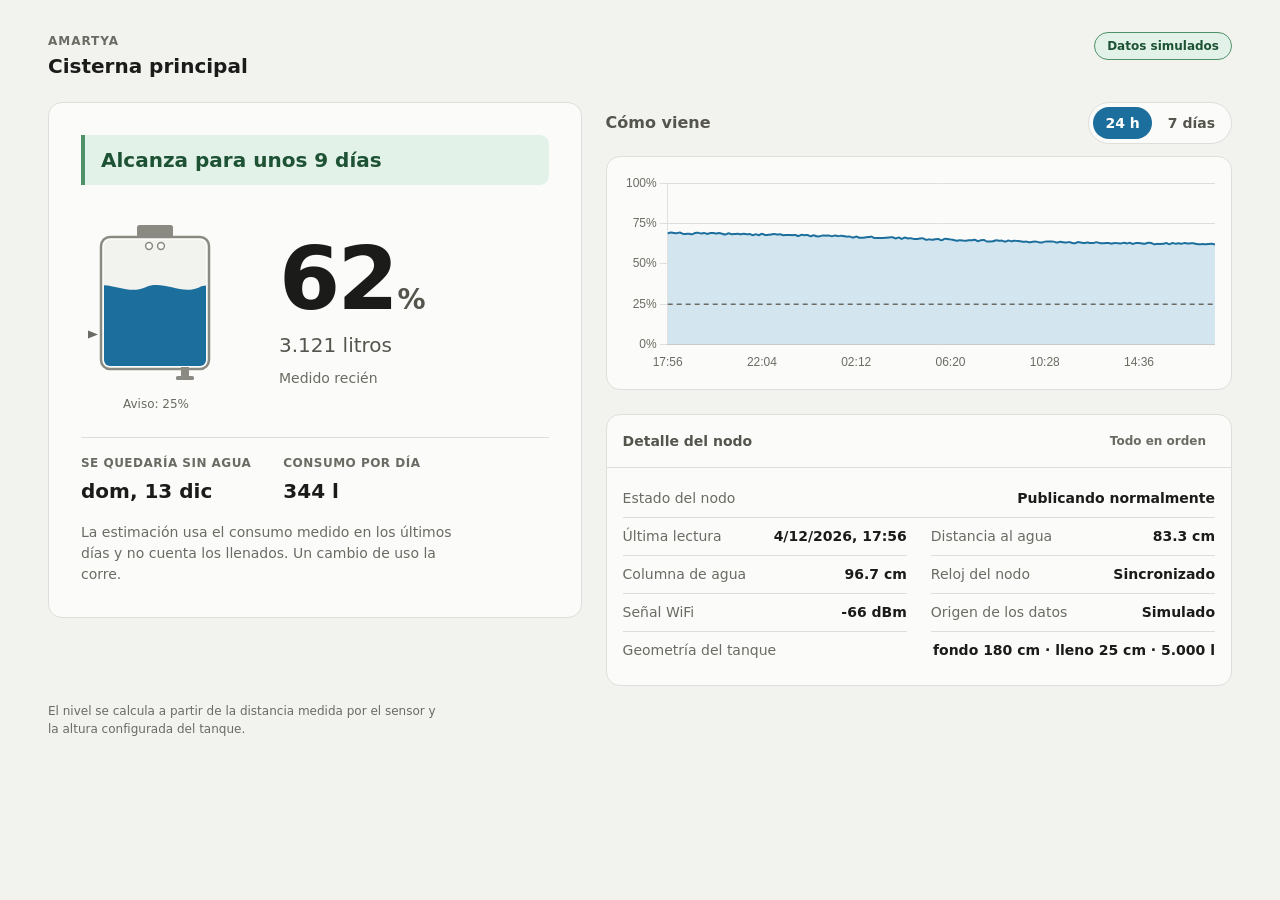
<file: ui/index.html>
<!DOCTYPE html>
<html lang="es">
<head>
  <meta charset="UTF-8">
  <meta name="viewport" content="width=device-width, initial-scale=1.0">
  <title>Amartya — Nivel de la cisterna</title>

  <!-- Le dice al navegador que la página soporta los dos esquemas, así los
       controles nativos (scrollbars, autofill) se dibujan acordes. La hoja de
       estilos arranca en claro y agrega el oscuro con prefers-color-scheme:
       el contexto de uso es rural y a la intemperie, donde la pantalla se
       mira con sol de frente y el fondo claro gana. -->
  <meta name="color-scheme" content="light dark">

  <link rel="stylesheet" href="style.css?v=8">
</head>
<body>

<!-- ==========================================================================
     CAPA 0 — encabezado

     Solo dos cosas: de qué tanque estamos hablando y si la página está en
     contacto con el backend. El estado de conexión va acá arriba y no abajo
     porque es la condición de validez de TODO lo demás: si esto está en rojo,
     ningún número de la pantalla se puede creer.
     ========================================================================== -->
<header class="encabezado">
  <div class="encabezado__identidad">
    <p class="encabezado__proyecto">Amartya</p>
    <h1 class="encabezado__sitio" id="nombre-sitio">Cisterna</h1>
  </div>

  <!-- aria-live="polite" y no "assertive": que un cambio de conexión se
       anuncie cuando el lector de pantalla termine lo que está diciendo, sin
       cortarle la frase al usuario. -->
  <p class="conexion conexion--conectando" id="conexion" role="status" aria-live="polite">
    Conectando…
  </p>
</header>

<main class="contenido">

  <!-- ========================================================================
       CAPA 1 — la respuesta

       Todo lo de esta sección responde una sola pregunta: "¿me queda agua y
       hasta cuándo?". Es lo único que le importa a quien abre esto desde el
       celular parado al lado del tanque. No hay jerga, no hay ninguna unidad
       que haya que interpretar, y el dato más importante es el más grande de
       la pantalla por lejos.
       ======================================================================== -->
  <section class="respuesta" aria-labelledby="titulo-respuesta">
    <h2 class="sr-only" id="titulo-respuesta">Estado de la cisterna</h2>

    <!-- El veredicto en palabras, ANTES de cualquier número. Un porcentaje no
         es una respuesta: "68%" obliga a saber de memoria cuál es el umbral
         para decidir si eso está bien o mal. La frase sí es una respuesta.

         Es un aria-live para que un cambio de estado (pasar a "nivel bajo") se
         anuncie solo, sin que haya que volver a recorrer la página. -->
    <div class="veredicto" id="veredicto" role="status" aria-live="polite">
      <p class="veredicto__titulo" id="veredicto-titulo">Leyendo el último dato…</p>
      <!-- La segunda línea dice QUÉ HACER, no solo qué pasa. Es donde va la
           diferencia entre los estados que se parecen: "sin datos" manda a
           revisar energía y señal, "sensor sin responder" manda a revisar el
           cable. Sin esta línea los dos serían un cartel de color distinto sin
           ninguna instrucción, que es lo que obliga a llamar por teléfono a
           quien instaló el equipo. Va dentro del mismo aria-live para que el
           lector de pantalla anuncie el problema y la acción juntos. -->
      <p class="veredicto__detalle" id="veredicto-detalle" hidden></p>
    </div>

    <div class="tanque-y-lectura">

      <!-- El dibujo del tanque.

           aria-hidden a propósito: el porcentaje y los litros están escritos
           al lado en texto real. Si el SVG también los anunciara, un lector de
           pantalla leería el mismo dato dos veces. El dibujo es para el ojo;
           la accesibilidad la resuelve el texto de al lado. -->
      <div class="tanque">
        <!-- El dibujo tiene tres trabajos, en este orden:
             1. Decir cuánta agua hay (el nivel).
             2. Decir contra qué (la marca del umbral).
             3. Decir de dónde sale el número (el sensor arriba).

             El tercero no es decoración. La primera versión de este dibujo era
             un rectángulo con una tapita arriba y se leía como el icono de una
             PILA, no como un tanque — con el agregado perverso de que una pila
             al 62% significa lo mismo que un tanque al 62%, así que el error
             no se notaba, solo dejaba la pantalla sintiéndose genérica. El
             módulo del sensor apoyado en la tapa mata esa lectura y de paso
             muestra cómo se mide: desde arriba, sin contacto con el agua. -->
        <svg class="tanque__svg" viewBox="0 0 150 178" aria-hidden="true" focusable="false">
          <defs>
            <!-- Recorta el agua contra la pared interior. Sin esto la ola se
                 dibujaría por fuera del recipiente. La forma del agua es más
                 ancha que el clip a propósito, así nunca se ve su borde recto. -->
            <clipPath id="clip-interior">
              <rect x="23" y="31" width="102" height="126" rx="6"/>
            </clipPath>
          </defs>

          <!-- La salida de abajo. Va dibujada primero para que la pared del
               tanque le pase por encima y se vea nacer del fondo. -->
          <rect class="tanque__salida" x="100" y="158" width="8" height="10"/>
          <rect class="tanque__salida" x="95" y="167" width="18" height="4" rx="1.5"/>

          <!-- Interior vacío: el fondo contra el que se ve subir el agua. -->
          <rect class="tanque__interior" x="23" y="31" width="102" height="126" rx="6"/>

          <g clip-path="url(#clip-interior)">
            <!-- El agua se mueve trasladando este grupo hacia abajo. Se anima
                 `transform` y no el alto del rect porque transform lo resuelve
                 el compositor (no fuerza relayout) y porque un alto animado en
                 SVG no tiene el mismo soporte entre navegadores. -->
            <g class="tanque__agua" id="agua">
              <!-- La ola es estática, no un loop. Da la lectura de "esto es
                   agua" sin que la pantalla tenga una animación permanente
                   girando en el bolsillo de alguien.

                   La cresta está a la altura y=31, que es el tope del interior:
                   con translateY(0) el tanque queda lleno y con translateY(126)
                   queda vacío. -->
              <path d="M10,31 C28,23 46,39 64,31 C82,23 100,39 118,31 C128,26 136,33 144,30 L144,180 L10,180 Z"/>
            </g>
          </g>

          <!-- La pared, dibujada después del agua para que el borde quede
               entero y parejo por encima de ella. Es deliberadamente MÁS ANCHA
               QUE ALTA: la versión anterior era un rectángulo angosto y
               vertical y el ojo lo leía como una pila, no como un tanque. -->
          <rect class="tanque__pared" x="20" y="28" width="108" height="132" rx="9"/>

          <!-- El módulo del sensor, apoyado sobre la tapa. Apaisado y ancho, no
               un botoncito centrado: un botoncito centrado arriba de un
               rectángulo ES el borne de una pila, y era la mitad del problema. -->
          <rect class="tanque__sensor" x="56" y="16" width="36" height="12" rx="2.5"/>
          <!-- Los dos transductores del ultrasónico (emisor y receptor), que es
               lo que lo hace reconocible como sensor. Van FUERA del grupo
               recortado, así el agua no los tapa cuando el tanque está al tope. -->
          <circle class="tanque__transductor" cx="68" cy="37" r="3.4"/>
          <circle class="tanque__transductor" cx="80" cy="37" r="3.4"/>

          <!-- Marca del umbral de aviso: un triángulo APOYADO EN LA PARED POR
               FUERA, no una línea punteada por dentro.

               La primera versión era una línea cruzando el tanque, y tenía un
               defecto que solo se ve al probarla con el tanque lleno: quedaba
               dibujada sobre el agua, gris sobre azul, y desaparecía justo en
               el caso en que hay que poder ver cuánto falta para llegar a
               ella. Por fuera se lee siempre igual, con agua o sin agua.
               La posición la calcula app.js, porque el umbral es configurable. -->
          <polygon class="tanque__umbral" id="marca-umbral" points="7,90 7,98 17,94"/>
        </svg>

        <p class="tanque__nota" id="nota-umbral">Nivel de aviso</p>
      </div>

      <div class="lectura">
        <!-- El porcentaje es el dato grande. La unidad va en un span aparte y
             más chica: "68" es el número, "%" es la unidad, y darles el mismo
             peso hace que el ojo tenga que separarlos solo. -->
        <p class="lectura__principal">
          <span class="lectura__numero" id="nivel-pct">—</span><span
            class="lectura__unidad" id="nivel-unidad">%</span>
        </p>

        <!-- Los litros van abajo y más chicos: son el mismo dato traducido.
             Para decidir "¿llamo al camión?" el porcentaje alcanza; los litros
             sirven cuando hay que pedir una cantidad concreta.

             Tanto esta línea como el "%" de arriba se OCULTAN cuando no hay
             medición, en vez de mostrar "—%" y "— litros": una unidad sin
             número no informa nada y deja la pantalla con aire de formulario a
             medio llenar. El guión solo, grande, ya dice "no hay dato". -->
        <p class="lectura__litros" id="linea-litros"><span id="nivel-litros">—</span> litros</p>

        <p class="lectura__antiguedad" id="antiguedad">—</p>
      </div>
    </div>

    <!-- Las dos cifras derivadas que convierten "cuánto hay" en "cuánto dura".
         Van en un <dl> y no en divs porque son literalmente pares
         término/valor, y eso es lo que un lector de pantalla necesita para
         leerlas apareadas. -->
    <!-- Los dos derivados NO repiten el veredicto.

         En la primera versión el primero decía "Alcanza para: unos 9 días",
         que es literalmente la misma frase que ya estaba arriba en grande.
         Dos lugares diciendo lo mismo no son énfasis, son una cosa más para
         leer. Ahora dice la FECHA, que es el dato que hace falta para agendar
         el camión y que "9 días" obliga a calcular mentalmente. -->
    <dl class="derivados">
      <div class="derivado">
        <dt class="derivado__rotulo">Se quedaría sin agua</dt>
        <dd class="derivado__valor" id="fecha-vacio">—</dd>
      </div>
      <div class="derivado">
        <dt class="derivado__rotulo">Consumo por día</dt>
        <dd class="derivado__valor" id="consumo">—</dd>
      </div>
    </dl>

    <!-- De dónde sale la autonomía. Airbnb lo llama "mostrar en qué te
         apoyás": una estimación sin su base es una adivinanza con formato de
         dato. Acá además importa porque la cuenta se rompe sola si alguien
         llenó el tanque ayer, y quien mira tiene que poder darse cuenta. -->
    <p class="salvedad" id="salvedad">
      La estimación usa el consumo de los últimos días. Un llenado reciente la
      cambia.
    </p>
  </section>

  <!-- ========================================================================
       CAPA 1.5 — el histórico

       No está escondido porque no es un dato técnico: "¿viene bajando rápido?"
       es una pregunta que se hace cualquiera, no solo el que instaló el nodo.
       Lo que sí es técnico va más abajo, en el <details>.
       ======================================================================== -->
  <section class="historico" aria-labelledby="titulo-historico">
    <div class="historico__encabezado">
      <h2 class="titulo-seccion" id="titulo-historico">Cómo viene</h2>

      <!-- Selector de ventana. Son botones con aria-pressed y no un <select>
           porque son dos opciones y se tocan con el pulgar: un select abre un
           menú nativo para elegir entre dos cosas, que es un paso de más. -->
      <div class="rango" role="group" aria-label="Ventana de tiempo del gráfico">
        <button type="button" class="rango__boton" data-horas="24" aria-pressed="true">24 h</button>
        <button type="button" class="rango__boton" data-horas="168" aria-pressed="false">7 días</button>
      </div>
    </div>

    <div class="grafico-caja">
      <canvas id="grafico" aria-label="Gráfico del nivel de la cisterna en el tiempo" role="img"></canvas>

      <!-- Un canvas vacío no se ve vacío: Chart.js le dibuja ejes con valores
           inventados (0 a 1) y parece un sistema roto. Este cartel lo tapa
           mientras no haya serie. Ojo con el `hidden`: la clase usa display
           flex, que le gana por especificidad al display:none del atributo, y
           por eso el CSS tiene una regla `.grafico-vacio[hidden]`. -->
      <p class="grafico-vacio" id="grafico-vacio" hidden>Todavía no hay histórico para mostrar.</p>
    </div>
  </section>

  <!-- ========================================================================
       CAPA 2 — el detalle técnico

       Cerrado por default. Quien viene a saber si le queda agua no necesita
       ver nada de esto; quien vino a arreglar el nodo lo abre y lo tiene todo
       junto. Es un <details> nativo: el teclado, el lector de pantalla y el
       "buscar en la página" del navegador ya lo saben manejar, cosa que una
       versión hecha a mano con un div y un click habría que reimplementar.
       ======================================================================== -->
  <details class="detalle" id="detalle">
    <summary class="detalle__resumen">
      <span class="detalle__titulo">Detalle del nodo</span>
      <span class="detalle__pista" id="detalle-pista"></span>
    </summary>

    <!-- El orden de las filas está elegido para que en escritorio, donde la
         ficha se parte en DOS COLUMNAS, las cuentas cierren: las dos filas de
         texto largo (el estado y la geometría) ocupan el ancho completo y van
         una primera y otra última, y entre las dos quedan SEIS filas cortas,
         que es un número par y llena tres renglones justos. Con una fila de
         más o de menos quedaría una suelta en la columna izquierda. -->
    <dl class="ficha">
      <div class="ficha__fila ficha__fila--ancha">
        <dt>Estado del nodo</dt>
        <dd id="ficha-estado">—</dd>
      </div>
      <div class="ficha__fila">
        <dt>Última lectura</dt>
        <dd id="ficha-ultima">—</dd>
      </div>
      <div class="ficha__fila">
        <!-- El dato crudo del sensor. Va acá y no arriba porque es la medición
             real: todo lo demás (nivel, litros, autonomía) sale de restarle
             esto a la altura del tanque. Cuando algo no cierra, es el primer
             número que hay que mirar. -->
        <dt>Distancia al agua</dt>
        <dd id="ficha-distancia">—</dd>
      </div>
      <div class="ficha__fila">
        <dt>Columna de agua</dt>
        <dd id="ficha-columna">—</dd>
      </div>
      <div class="ficha__fila">
        <dt>Reloj del nodo</dt>
        <dd id="ficha-reloj">—</dd>
      </div>
      <div class="ficha__fila">
        <dt>Señal WiFi</dt>
        <dd id="ficha-senal">—</dd>
      </div>
      <div class="ficha__fila">
        <dt>Origen de los datos</dt>
        <dd id="ficha-origen">—</dd>
      </div>
      <!-- Última y a lo ancho: es el valor más largo de la ficha ("fondo 180 cm
           · lleno 25 cm · 5.000 l") y en media columna se parte en tres
           renglones, desalineando toda la fila. -->
      <div class="ficha__fila ficha__fila--ancha">
        <dt>Geometría del tanque</dt>
        <dd id="ficha-geometria">—</dd>
      </div>
    </dl>
  </details>

</main>

<footer class="pie">
  <p id="pie-texto">
    El nivel se calcula a partir de la distancia medida por el sensor y la
    altura configurada del tanque.
  </p>
</footer>

<script src="vendor/chart.umd.js"></script>
<!-- config.js tiene la URL del backend, la geometría del tanque y los umbrales.
     SÍ está versionado —no contiene secretos y así el repo recién clonado se
     abre y anda—, pero se edita por instalación. Tiene que cargar antes que
     datos.js y app.js, que lo leen al arrancar. -->
<!-- El `?v=` no es un capricho de desarrollo: si el navegador sirve un
     config.js viejo de su caché, la página calcula el nivel con la geometría
     anterior del tanque y muestra un número equivocado con total confianza.
     Al cambiar cualquier valor de config.js hay que subir este número. -->
<script src="config.js?v=9"></script>
<script src="datos.js?v=4"></script>
<script src="app.js?v=13"></script>
</body>
</html>
</file>
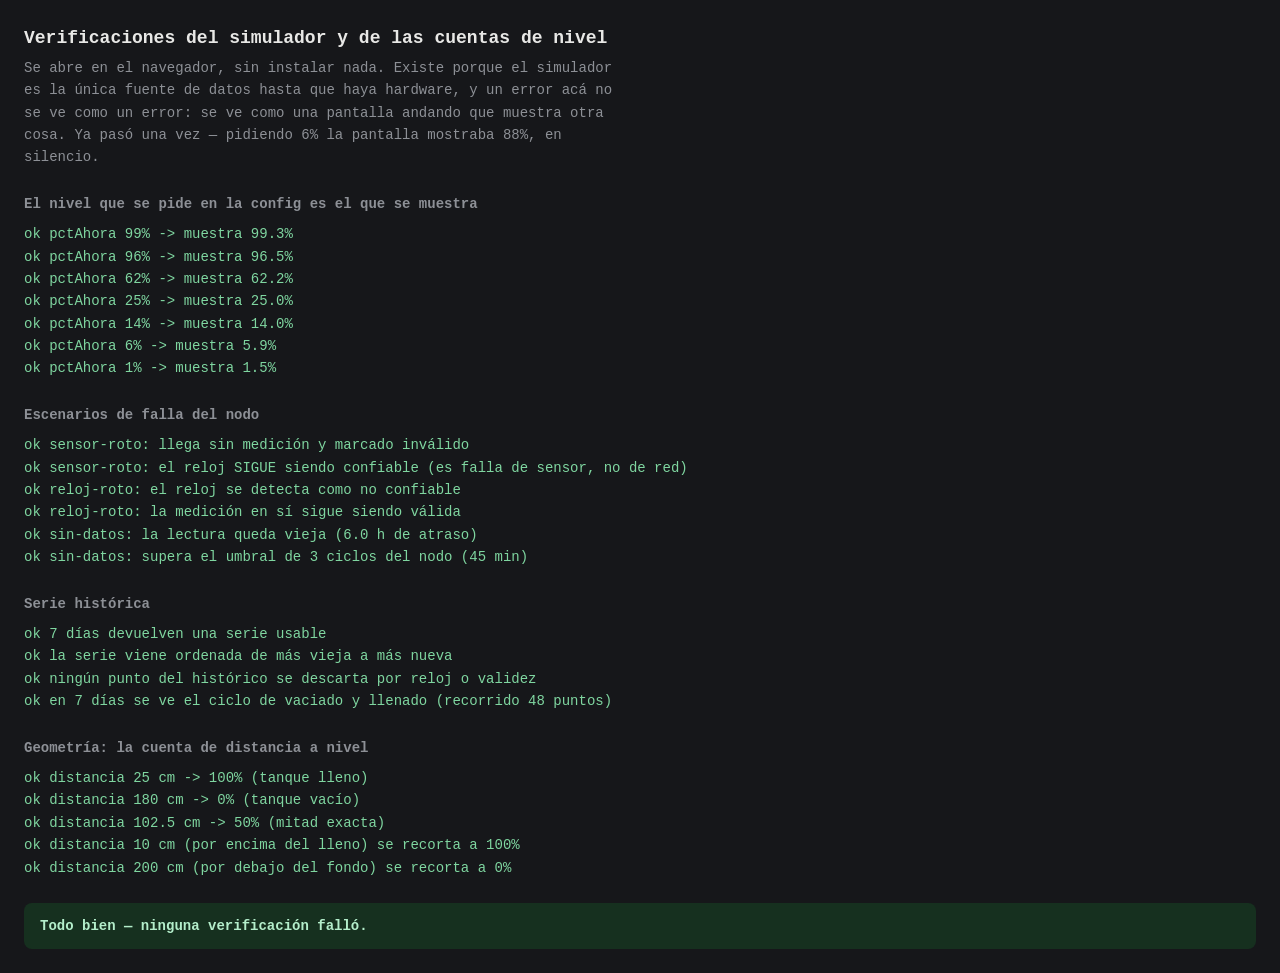
<file: ui/test.html>
<!DOCTYPE html>
<html lang="es">
<head>
  <meta charset="UTF-8">
  <meta name="viewport" content="width=device-width, initial-scale=1.0">
  <title>Amartya — verificaciones</title>
  <style>
    /* Deliberadamente feo y sin depender de style.css: si esta página usara la
       hoja de estilos de la aplicación, un error de CSS podría esconder el
       resultado de un test. Lo único que tiene que hacer es ser legible. */
    body { font: 14px/1.6 ui-monospace, "Cascadia Mono", Consolas, monospace;
           margin: 0; padding: 24px; background: #16171a; color: #e8e8e6; }
    h1 { font-size: 18px; margin: 0 0 4px; }
    h2 { font-size: 14px; margin: 24px 0 8px; color: #8d9096; font-weight: 600; }
    p.intro { color: #8d9096; margin: 0 0 8px; max-width: 70ch; }
    .ok    { color: #7fd6a0; }
    .falla { color: #ff9b8d; font-weight: 700; }
    #total { margin-top: 24px; padding: 12px 16px; border-radius: 8px; font-weight: 700; }
    #total.bien { background: #16301f; color: #b4eecb; }
    #total.mal  { background: #3b1712; color: #ffc7bf; }
  </style>
</head>
<body>
  <h1>Verificaciones del simulador y de las cuentas de nivel</h1>
  <p class="intro">
    Se abre en el navegador, sin instalar nada. Existe porque el simulador es la
    única fuente de datos hasta que haya hardware, y un error acá no se ve como
    un error: se ve como una pantalla andando que muestra otra cosa. Ya pasó una
    vez — pidiendo 6% la pantalla mostraba 88%, en silencio.
  </p>

  <div id="salida"></div>
  <div id="total"></div>

  <!-- Config inicial: la misma de config.js, para que lo que se verifica sea la
       instalación real y no un caso inventado. Los tests la van mutando. -->
  <script>
    window.AMARTYA_CONFIG = {
      origen: "simulado",
      tanque: { distanciaFondoCm: 180, distanciaLlenoCm: 25, capacidadLitros: 5000 },
      umbrales: { avisoPct: 25, criticoPct: 10 },
      cicloNodoSegundos: 900,
      simulacion: {
        pctAhora: 62,
        escenario: "normal",
        consumoLitrosPorDia: 340,
        llenoPct: 96,
        vaciaHastaPct: 14,
      },
    };
  </script>
  <script src="datos.js?v=4"></script>

  <script>
  (async function () {
    "use strict";

    let fallas = 0;

    function titulo(texto) {
      const h = document.createElement("h2");
      h.textContent = texto;
      document.getElementById("salida").appendChild(h);
    }

    function verificar(descripcion, condicion, detalle) {
      const p = document.createElement("div");
      p.className = condicion ? "ok" : "falla";
      p.textContent = (condicion ? "ok    " : "FALLA ") + descripcion +
                      (!condicion && detalle ? "   -> " + detalle : "");
      document.getElementById("salida").appendChild(p);
      if (!condicion) fallas++;
    }

    /* Ajusta la parte de simulación de la config. `Datos` lee la config en cada
       llamada (no la copia al cargarse), así que alcanza con mutarla. */
    function conSimulacion(cambios) {
      Object.assign(window.AMARTYA_CONFIG.simulacion, cambios);
      return window.AMARTYA_CONFIG;
    }

    /* La misma cuenta que hace app.js, escrita de nuevo acá a propósito: si el
       test importara la función de app.js, un error en esa función haría pasar
       el test igual. */
    function pctDesdeDistancia(distanciaCm, cfg) {
      const t = cfg.tanque;
      const alturaUtil = t.distanciaFondoCm - t.distanciaLlenoCm;
      const columna = t.distanciaFondoCm - distanciaCm;
      return Math.max(0, Math.min(100, (columna / alturaUtil) * 100));
    }

    // =====================================================================
    titulo("El nivel que se pide en la config es el que se muestra");

    // El caso que falló de verdad es pctAhora por DEBAJO de vaciaHastaPct (14)
    // o por ENCIMA de llenoPct (96): ahí la fase del ciclo se envolvía.
    for (const pedido of [99, 96, 62, 25, 14, 6, 1]) {
      const cfg = conSimulacion({ pctAhora: pedido, escenario: "normal" });
      const lectura = await window.Datos.estado();
      const obtenido = pctDesdeDistancia(lectura.distanciaCm, cfg);

      // 1.5 puntos de tolerancia: el simulador agrega a propósito ruido de
      // +/-0.8 cm en el sensor y una onda diaria de +/-0.6 puntos.
      verificar(
        "pctAhora " + String(pedido).padStart(2) + "%  ->  muestra " + obtenido.toFixed(1) + "%",
        Math.abs(obtenido - pedido) < 1.5,
        "esperaba ~" + pedido + "%"
      );
    }

    // =====================================================================
    titulo("Escenarios de falla del nodo");

    conSimulacion({ pctAhora: 62, escenario: "sensor-roto" });
    const sensorRoto = await window.Datos.estado();
    verificar(
      "sensor-roto: llega sin medición y marcado inválido",
      sensorRoto.distanciaCm === null && sensorRoto.valid === false
    );
    verificar(
      "sensor-roto: el reloj SIGUE siendo confiable (es falla de sensor, no de red)",
      sensorRoto.relojConfiable === true
    );

    conSimulacion({ escenario: "reloj-roto" });
    const relojRoto = await window.Datos.estado();
    verificar(
      "reloj-roto: el reloj se detecta como no confiable",
      relojRoto.relojConfiable === false,
      "timestampMs = " + relojRoto.timestampMs
    );
    verificar(
      "reloj-roto: la medición en sí sigue siendo válida",
      relojRoto.valid === true && relojRoto.distanciaCm !== null
    );

    conSimulacion({ escenario: "sin-datos" });
    const sinDatos = await window.Datos.estado();
    const horas = (Date.now() - sinDatos.timestampMs) / 3600000;
    verificar(
      "sin-datos: la lectura queda vieja (" + horas.toFixed(1) + " h de atraso)",
      horas > 3,
      "solo " + horas.toFixed(1) + " h"
    );
    // El umbral de la app son 3 ciclos de 900 s = 45 min. Con 6 h de atraso
    // tiene que caer holgadamente del lado de "sin datos".
    verificar(
      "sin-datos: supera el umbral de 3 ciclos del nodo (45 min)",
      Date.now() - sinDatos.timestampMs > 900 * 1000 * 3
    );

    // =====================================================================
    titulo("Serie histórica");

    const cfg = conSimulacion({ pctAhora: 40, escenario: "normal" });
    const serie = await window.Datos.historico(168);

    verificar("7 días devuelven una serie usable", serie.length > 100,
      serie.length + " puntos");

    verificar(
      "la serie viene ordenada de más vieja a más nueva",
      serie.every((p, i) => i === 0 || p.timestampMs >= serie[i - 1].timestampMs)
    );

    verificar(
      "ningún punto del histórico se descarta por reloj o validez",
      serie.every((p) => p.relojConfiable && p.valid)
    );

    // Si en 7 días no aparece el ciclo de vaciado y llenado, el gráfico de la
    // demo es una recta y no se parece a una cisterna.
    const pcts = serie.map((p) => pctDesdeDistancia(p.distanciaCm, cfg));
    const recorrido = Math.max(...pcts) - Math.min(...pcts);
    verificar(
      "en 7 días se ve el ciclo de vaciado y llenado (recorrido " + recorrido.toFixed(0) + " puntos)",
      recorrido > 20,
      "recorrido de solo " + recorrido.toFixed(0)
    );

    // =====================================================================
    titulo("Geometría: la cuenta de distancia a nivel");

    // Los tres casos que importan, calculados a mano contra la config real
    // (fondo 180 cm, lleno 25 cm, o sea 155 cm de altura útil).
    verificar("distancia 25 cm  -> 100% (tanque lleno)",
      Math.abs(pctDesdeDistancia(25, cfg) - 100) < 0.01);
    verificar("distancia 180 cm ->   0% (tanque vacío)",
      Math.abs(pctDesdeDistancia(180, cfg) - 0) < 0.01);
    verificar("distancia 102.5 cm -> 50% (mitad exacta)",
      Math.abs(pctDesdeDistancia(102.5, cfg) - 50) < 0.01);
    // Fuera de rango se recorta en vez de mostrar 110%: un número imposible al
    // lado de uno correcto hace dudar de los dos.
    verificar("distancia 10 cm (por encima del lleno) se recorta a 100%",
      pctDesdeDistancia(10, cfg) === 100);
    verificar("distancia 200 cm (por debajo del fondo) se recorta a 0%",
      pctDesdeDistancia(200, cfg) === 0);

    // =====================================================================
    const total = document.getElementById("total");
    total.className = fallas === 0 ? "bien" : "mal";
    total.textContent = fallas === 0
      ? "Todo bien — ninguna verificación falló."
      : fallas + " verificación(es) fallaron.";
  })();
  </script>
</body>
</html>
</file>
<file: ui/style.css>
/* Amartya — nivel de cisterna.
   =========================================================================

   CONTEXTO DE USO PRIMARIO: el celular, al aire libre, en el campo. Eso manda
   dos decisiones que se toman acá arriba y se sienten en todo el archivo:

   1. Mobile-first de verdad. Las reglas base son las del teléfono y los @media
      AGREGAN lo que sobra en pantallas grandes, no al revés. La pantalla de
      escritorio es el caso raro de este proyecto, no el default.

   2. Tema CLARO por default, oscuro como variante. Es al revés que el
      dashboard de Casa Rosada, y a propósito: aquel vive en un sótano y en una
      pantalla de pared; este se mira con el sol de frente, donde un fondo
      oscuro se convierte en un espejo. El oscuro igual está, vía
      prefers-color-scheme, para quien lo tenga puesto en el sistema.

   Todo color, tamaño y espacio vive como custom property en :root. No es
   prolijidad: con los valores sueltos por el archivo, cambiar el azul del agua
   obliga a buscarlo en ocho lugares y es cuestión de tiempo que queden dos
   azules distintos.
   ========================================================================= */

:root {
  /* --- Superficies ---
     Ningún blanco puro. #fff contra texto #000 es duro y se lee como sin
     terminar; estos neutros tienen todos la misma temperatura (levemente
     cálida) para que no se vea un gris "sucio" al lado de otro. */
  --fondo: #f2f2ef;
  --superficie: #fbfbf9;
  --borde: #dededa;
  --borde-fuerte: #bebeb7;

  /* Trazo de los dibujos que hay que poder LEER, separado del gris de los
     bordes decorativos. WCAG 1.4.11 pide 3:1 para un grafico del que depende
     entender el contenido, y la pared del tanque es exactamente eso: sin ella
     el agua es una mancha azul sin referencia contra la cual leer el nivel.
     El borde de una tarjeta, en cambio, no hace falta verlo para entender
     nada, y por eso sigue siendo --borde y no se mide igual. Medido: 3.35:1
     en claro y 4.07:1 en oscuro (tools/contraste.py). */
  --trazo-grafico: #8a8a83;

  /* Texto que va ENCIMA del azul del agua (hoy solo el boton de rango activo).
     Es un token y no un #fff escrito en la regla porque en tema oscuro el azul
     se aclara y el blanco cae a 2.81:1 — ilegible. */
  --sobre-agua: #ffffff;

  /* --- Texto ---
     Tres niveles y no más. Cada nivel extra es una decisión más para quien
     escriba una pantalla nueva, y termina en grises inventados. */
  --texto: #1b1b19;
  --texto-suave: #55554e;
  --texto-tenue: #6b6b64;

  /* --- El agua ---
     Es el único color con carga de marca del proyecto. Se usa para el agua del
     tanque y para la serie del gráfico, y para nada más: si además pintara
     botones y títulos, dejaría de significar "agua". */
  --agua: #1c6f9c;
  --agua-hondo: #15557a;
  --agua-tenue: #d3e6f0;

  /* --- Estados ---
     Cada estado trae fondo, borde y texto juntos, para que no se pueda usar
     medio estado. Los pares están medidos contra WCAG AA (ver docs/), no
     estimados a ojo.

     Hay DOS ejes de estado y no uno, que es la corrección más importante del
     diseño: el nivel del agua (ok / bajo / crítico) y la salud del nodo
     (sin datos / reloj / sensor). Un tanque lleno con el sensor roto no es
     "ok", pero tampoco es "vacío" — son dos cosas distintas que se arreglan
     llamando a dos personas distintas, y por eso tienen colores distintos. */
  --ok-fondo: #e3f2e8;
  --ok-borde: #4f9168;
  --ok-texto: #1d5334;

  --bajo-fondo: #fbeed4;
  --bajo-borde: #b58028;
  --bajo-texto: #6b4805;

  --critico-fondo: #fae2de;
  --critico-borde: #c0483a;
  --critico-texto: #8a2418;

  /* Nodo mudo: gris, porque no afirma nada sobre el agua. */
  --mudo-fondo: #e8e8e4;
  --mudo-borde: #9a9a93;
  --mudo-texto: #4a4a44;

  /* Reloj sin sincronizar y sensor sin responder: violeta. Deliberadamente
     fuera de la escala verde/ámbar/rojo, porque no son "más grave que ámbar":
     son otra cosa. Un ámbar acá haría pensar que el agua está baja. */
  --nodo-fondo: #e9e6f6;
  --nodo-borde: #6d5eae;
  --nodo-texto: #443a72;

  /* --- Escala tipográfica ---
     Cinco tamaños. Una escala fija en vez de un tamaño distinto por elemento
     es lo que hace que la jerarquía se lea sin bordes ni cajas de color. */
  --txt-xs: 0.75rem;
  --txt-sm: 0.875rem;
  --txt-md: 1rem;
  --txt-lg: 1.25rem;
  --txt-xl: 1.75rem;
  /* El porcentaje. Es el único elemento de la pantalla al que se le permite
     ser grande — si hubiera tres cosas grandes, no habría ninguna. */
  --txt-display: 4.25rem;

  /* --- Espaciado, escala de 4px ---
     El hueco DENTRO de un grupo tiene que ser visiblemente menor que el hueco
     ENTRE grupos, si no la agrupación se deshace y todo parece una lista
     plana. Por eso no hay valores sueltos tipo `margin-top: 13px`. */
  --sp-1: 0.25rem;
  --sp-2: 0.5rem;
  --sp-3: 0.75rem;
  --sp-4: 1rem;
  --sp-5: 1.5rem;
  --sp-6: 2rem;
  --sp-7: 3rem;

  --radio: 14px;
  --radio-chico: 9px;

  /* Mínimo táctil. 44px es el mínimo de Apple y 48dp el de Google; se toma el
     más chico como piso absoluto para cualquier cosa que se toque o reciba
     foco. Acá se usa de pie, al aire libre y probablemente con una mano
     ocupada. */
  --toque-min: 44px;

  /* Una escala de elevación chica y documentada, en vez de un z-index: 9999
     cada vez que algo queda tapado. Hoy solo hace falta un nivel. */
  --z-sobre-canvas: 2;
}

/* Variante oscura. Solo se redefinen los TOKENS — ni una regla de layout se
   duplica acá abajo. Si esto tuviera sus propias reglas de layout, cada cambio
   futuro habría que hacerlo dos veces y una de las dos se olvidaría. */
@media (prefers-color-scheme: dark) {
  :root {
    --fondo: #16171a;
    --superficie: #1f2124;
    --borde: #34373c;
    --borde-fuerte: #4d5158;
    --trazo-grafico: #7c8088;
    /* Azul claro de fondo -> el texto de encima tiene que ser oscuro. */
    --sobre-agua: #0b1f2b;

    --texto: #f0f1f2;
    --texto-suave: #b3b6bb;
    --texto-tenue: #8d9096;

    --agua: #4aa3d4;
    --agua-hondo: #2d7ba8;
    --agua-tenue: #16304a;

    --ok-fondo: #16301f;
    --ok-borde: #3f8a5c;
    --ok-texto: #b4eecb;

    --bajo-fondo: #362a10;
    --bajo-borde: #b3862f;
    --bajo-texto: #f4dba4;

    --critico-fondo: #3b1712;
    --critico-borde: #c4503f;
    --critico-texto: #ffc7bf;

    --mudo-fondo: #26282b;
    --mudo-borde: #6e7279;
    --mudo-texto: #b6b9be;

    --nodo-fondo: #241f38;
    --nodo-borde: #7a6ac0;
    --nodo-texto: #cfc6f2;
  }
}

*,
*::before,
*::after {
  box-sizing: border-box;
}

body {
  margin: 0;
  padding: var(--sp-4) var(--sp-4) var(--sp-6);
  background: var(--fondo);
  color: var(--texto);
  font-family: system-ui, -apple-system, "Segoe UI", sans-serif;
  font-size: var(--txt-md);
  line-height: 1.5;

  /* Números tabulares en toda la página. Sin esto, un valor que pasa de 9% a
     10% cambia el ancho del texto y el bloque entero se mueve. En una pantalla
     que se refresca sola cada pocos segundos, ese temblor permanente es de las
     cosas que hacen que una interfaz se sienta rota sin que se pueda decir
     por qué. */
  font-variant-numeric: tabular-nums;
  -webkit-font-smoothing: antialiased;
}

/* Ancho máximo de lectura. En una pantalla grande, dejar que el contenido se
   estire de borde a borde hace que el ojo pierda el renglón. */
.contenido {
  max-width: 46rem;
  margin: 0 auto;
}

/* Texto solo para lectores de pantalla: fuera de la vista, pero presente en el
   árbol de accesibilidad. `display: none` no serviría — eso lo saca también
   del lector. */
.sr-only {
  position: absolute;
  width: 1px;
  height: 1px;
  padding: 0;
  margin: -1px;
  overflow: hidden;
  clip: rect(0, 0, 0, 0);
  white-space: nowrap;
  border: 0;
}

/* Foco visible y consistente. :focus-visible y no :focus para que el anillo
   aparezca al navegar con teclado pero no al tocar con el dedo. Nunca
   `outline: none` sin reemplazo. */
:focus-visible {
  outline: 2px solid var(--agua);
  outline-offset: 2px;
  border-radius: var(--radio-chico);
}

/* Respeta a quien pidió menos movimiento en su sistema. No apaga la interfaz:
   los estados siguen cambiando, lo que desaparece es la interpolación. */
@media (prefers-reduced-motion: reduce) {
  *,
  *::before,
  *::after {
    animation-duration: 0.01ms !important;
    animation-iteration-count: 1 !important;
    transition-duration: 0.01ms !important;
  }
}

/* ==========================================================================
   Encabezado
   ========================================================================== */

.encabezado {
  max-width: 46rem;
  margin: 0 auto var(--sp-5);
  display: flex;
  align-items: flex-start;
  justify-content: space-between;
  gap: var(--sp-3);
}

.encabezado__proyecto {
  margin: 0;
  font-size: var(--txt-xs);
  font-weight: 600;
  letter-spacing: 0.08em;
  text-transform: uppercase;
  color: var(--texto-tenue);
}

.encabezado__sitio {
  margin: var(--sp-1) 0 0;
  font-size: var(--txt-lg);
  font-weight: 600;
  /* La interlínea se aprieta a medida que el tamaño crece: 1.5 en un título
     de 20px deja un hueco que lo despega del rótulo de arriba. */
  line-height: 1.2;
}

/* Píldora de conexión. Empieza en "conectando" y la maneja app.js. */
.conexion {
  margin: 0;
  flex-shrink: 0;
  padding: var(--sp-1) var(--sp-3);
  border: 1px solid var(--borde-fuerte);
  border-radius: 999px;
  font-size: var(--txt-xs);
  font-weight: 600;
  color: var(--texto-suave);
  background: var(--superficie);
  transition: background-color 160ms ease-out, border-color 160ms ease-out, color 160ms ease-out;
}

.conexion--ok {
  background: var(--ok-fondo);
  border-color: var(--ok-borde);
  color: var(--ok-texto);
}

.conexion--caida {
  background: var(--critico-fondo);
  border-color: var(--critico-borde);
  color: var(--critico-texto);
}

/* ==========================================================================
   CAPA 1 — la respuesta
   ========================================================================== */

.respuesta {
  background: var(--superficie);
  border: 1px solid var(--borde);
  border-radius: var(--radio);
  padding: var(--sp-5) var(--sp-4);
}

/* El veredicto: la frase que responde la pregunta. Es lo primero que se lee,
   así que tiene el segundo peso tipográfico de la pantalla después del
   porcentaje. El borde izquierdo grueso es lo que cambia de color según el
   estado — una barra de 4px alcanza y no obliga a pintar un bloque entero de
   color, que a esta altura de la pantalla gritaría. */
.veredicto {
  margin: 0 0 var(--sp-5);
  padding: var(--sp-3) var(--sp-4);
  border-left: 4px solid var(--borde-fuerte);
  border-radius: 0 var(--radio-chico) var(--radio-chico) 0;
  background: var(--fondo);
  color: var(--texto);
  transition: background-color 200ms ease-out, border-color 200ms ease-out, color 200ms ease-out;
}

.veredicto__titulo {
  margin: 0;
  font-size: var(--txt-lg);
  font-weight: 600;
  line-height: 1.3;
}

/* La instrucción, más chica y sin negrita. Hereda `color` del bloque en vez de
   tener el suyo: si usara --texto-suave, sobre el fondo rojo del estado crítico
   quedaría en un gris que no contrasta. Se atenúa con opacidad, que mantiene
   la relación de contraste dentro de lo aceptable sobre cualquiera de los
   cinco fondos de estado. */
.veredicto__detalle {
  margin: var(--sp-2) 0 0;
  font-size: var(--txt-sm);
  font-weight: 400;
  line-height: 1.45;
  opacity: 0.85;
  max-width: 48ch;
}

/* El atributo `hidden` alcanza acá porque .veredicto__detalle no declara
   `display`, así que no hay nada que le gane por especificidad. */

.veredicto--ok       { background: var(--ok-fondo);      border-left-color: var(--ok-borde);      color: var(--ok-texto); }
.veredicto--bajo     { background: var(--bajo-fondo);    border-left-color: var(--bajo-borde);    color: var(--bajo-texto); }
.veredicto--critico  { background: var(--critico-fondo); border-left-color: var(--critico-borde); color: var(--critico-texto); }
.veredicto--mudo     { background: var(--mudo-fondo);    border-left-color: var(--mudo-borde);    color: var(--mudo-texto); }
.veredicto--nodo     { background: var(--nodo-fondo);    border-left-color: var(--nodo-borde);    color: var(--nodo-texto); }

/* El dibujo y los números, lado a lado. En el teléfono el tanque queda a la
   izquierda y el número a la derecha porque leemos de izquierda a derecha: se
   ve la forma, se confirma con la cifra. */
.tanque-y-lectura {
  display: flex;
  align-items: center;
  gap: var(--sp-5);
}

.tanque {
  flex-shrink: 0;
  display: flex;
  flex-direction: column;
  align-items: center;
  gap: var(--sp-2);
}

.tanque__svg {
  width: 122px;
  height: auto;
  display: block;
}

.tanque__interior {
  fill: var(--fondo);
}

.tanque__agua {
  fill: var(--agua);
  /* La geometría del interior vive en el SVG y app.js la repite para calcular
     el desplazamiento. Están acopladas: si se cambia el `rect` del clip en el
     HTML, hay que cambiar ALTO_INTERIOR y TOPE_INTERIOR en app.js. */
  /* La transición del nivel. 450ms es más largo que los 150-250ms de una
     transición de interfaz, a propósito: esto no es un hover, es un dato
     cambiando de valor, y el movimiento ES la información (se ve si subió o
     bajó). Sigue siendo ease-out y sigue animando solo `transform`, así que no
     fuerza relayout. */
  transition: transform 450ms cubic-bezier(0.22, 0.61, 0.36, 1);
  /* El grupo arranca abajo del todo (tanque vacío) y app.js lo sube. Así, si
     el JS falla o los datos no llegan, la pantalla NO muestra un tanque lleno:
     muestra uno vacío junto a un guión. Un default optimista sería mentir. */
  transform: translateY(126px);
}

.tanque__pared {
  fill: none;
  stroke: var(--trazo-grafico);
  stroke-width: 2.5;
}

/* El módulo del sensor sobre la tapa. Va en color de borde y no en el azul del
   agua: es el aparato, no el líquido, y darle el color del agua lo haría
   parecer parte de lo que se mide. */
.tanque__sensor {
  fill: var(--trazo-grafico);
}

/* La salida de abajo. Mismo gris que la pared, por lo mismo: es caño, no agua.
   Está ahí porque un recipiente con una salida abajo no se puede confundir con
   una pila, que es exactamente el problema que tenía la primera versión. */
.tanque__salida {
  fill: var(--trazo-grafico);
}

.tanque__transductor {
  fill: var(--superficie);
  stroke: var(--trazo-grafico);
  stroke-width: 1.5;
}

/* La marca del umbral, por fuera de la pared. Sólida y no punteada: apoyada
   contra el tanque se lee como "esta altura", y una línea punteada a este
   tamaño se convierte en tres puntos sueltos. */
.tanque__umbral {
  fill: var(--texto-tenue);
}

.tanque__nota {
  margin: 0;
  font-size: var(--txt-xs);
  color: var(--texto-tenue);
  text-align: center;
}

.lectura {
  min-width: 0;
}

/* El porcentaje. Tipografía haciendo el trabajo que en otras pantallas hace el
   color: este número es ~4.25x el cuerpo, así que la jerarquía se sostiene en
   escala de grises y en una foto borrosa. */
.lectura__principal {
  margin: 0;
  display: flex;
  align-items: baseline;
  gap: 0.08em;
  line-height: 1.05;
}

.lectura__numero {
  font-size: var(--txt-display);
  font-weight: 700;
  letter-spacing: -0.03em;
}

/* El guión de "no hay dato", con el peso y el color de un vacío.

   Con el negro y la negrita del número, una raya de 68px no se lee como
   ausencia: se lee como una barra de censura tapando algo. El gris tenue y el
   trazo fino dicen lo mismo que dice el espacio en blanco de un formulario sin
   completar. Sigue cumpliendo AA (5.18:1 en claro, 5.04:1 en oscuro) y a este
   tamaño el mínimo exigido es apenas 3:1. */
.lectura__numero--vacio {
  font-weight: 300;
  color: var(--texto-tenue);
}

.lectura__unidad {
  font-size: var(--txt-xl);
  font-weight: 600;
  color: var(--texto-suave);
}

.lectura__litros {
  margin: var(--sp-1) 0 0;
  font-size: var(--txt-lg);
  color: var(--texto-suave);
}

.lectura__antiguedad {
  margin: var(--sp-2) 0 0;
  font-size: var(--txt-sm);
  color: var(--texto-tenue);
}

/* Cuando el dato es viejo o no se puede fechar, los números bajan de jerarquía.
   El dato no desaparece —sigue siendo el último que se supo— pero deja de
   mostrarse con la misma confianza visual. Sin esto, en la ventana entre que se
   cae la conexión y que el dato "envejece" lo suficiente para notarse, la
   pantalla afirma algo que ya no sabe.

   SE HACE CON UN CAMBIO DE COLOR Y NO CON `opacity`, que era la primera
   versión. Atenuar con opacidad es el truco obvio y estaba mal: medido, el
   0.45 original dejaba la línea de litros en 2.10:1 sobre la tarjeta, o sea
   bastante por debajo del 4.5:1 de WCAG AA. Y no había un valor que sirviera —
   ni siquiera 0.80 llegaba, y para entonces ya no se notaba que estaba
   atenuado. Un token de texto que ya está verificado (5.18:1 en claro, 5.04:1
   en oscuro) baja la jerarquía igual de fuerte, porque el salto desde el casi
   negro del número grande es enorme, y no deja a nadie afuera. */
.lectura--dudosa .lectura__numero,
.lectura--dudosa .lectura__unidad,
.lectura--dudosa .lectura__litros {
  color: var(--texto-tenue);
  transition: color 200ms ease-out;
}

/* Los dos derivados. El hueco entre ellos es mayor que el hueco interno de
   cada uno (sp-5 contra sp-1), que es lo que los hace leer como dos cosas y
   no como cuatro líneas sueltas. */
.derivados {
  margin: var(--sp-5) 0 0;
  padding: var(--sp-4) 0 0;
  border-top: 1px solid var(--borde);
  display: flex;
  gap: var(--sp-6);
}

.derivado {
  min-width: 0;
}

.derivado__rotulo {
  font-size: var(--txt-xs);
  font-weight: 600;
  letter-spacing: 0.04em;
  text-transform: uppercase;
  color: var(--texto-tenue);
}

.derivado__valor {
  margin: var(--sp-1) 0 0;
  font-size: var(--txt-lg);
  font-weight: 600;
}

.salvedad {
  margin: var(--sp-4) 0 0;
  font-size: var(--txt-sm);
  color: var(--texto-tenue);
  /* Medida de lectura acotada: un párrafo que cruza toda una pantalla de
     escritorio se vuelve difícil de seguir renglón a renglón. */
  max-width: 44ch;
}

/* ==========================================================================
   CAPA 1.5 — histórico
   ========================================================================== */

.historico {
  margin-top: var(--sp-6);
}

.historico__encabezado {
  display: flex;
  align-items: center;
  justify-content: space-between;
  gap: var(--sp-3);
  margin-bottom: var(--sp-3);
}

.titulo-seccion {
  margin: 0;
  font-size: var(--txt-md);
  font-weight: 600;
  color: var(--texto-suave);
}

.rango {
  display: flex;
  gap: var(--sp-1);
  padding: var(--sp-1);
  background: var(--superficie);
  border: 1px solid var(--borde);
  border-radius: 999px;
}

.rango__boton {
  min-height: 32px;
  padding: 0 var(--sp-3);
  border: none;
  border-radius: 999px;
  background: transparent;
  color: var(--texto-suave);
  font: inherit;
  font-size: var(--txt-sm);
  font-weight: 600;
  cursor: pointer;
  /* Propiedades nombradas, nunca `all`: con `all` se animarían también el
     layout y el anillo de foco, que tienen que aparecer al instante. */
  transition: background-color 150ms ease-out, color 150ms ease-out;
}

/* Los botones del rango son más chicos que el mínimo táctil de 44px a
   propósito (32px de alto): están en una fila sola, lejos de cualquier otro
   control, y hacerlos de 44px obligaría a que la píldora ocupe media pantalla.
   El área tocable se compensa con el padding de la píldora contenedora. */
.rango__boton:hover {
  background: var(--fondo);
  color: var(--texto);
}

.rango__boton[aria-pressed="true"] {
  background: var(--agua);
  color: var(--sobre-agua);
}

.rango__boton:active {
  transform: translateY(1px);
}

.grafico-caja {
  position: relative;
  /* Contiene el apilamiento de esta caja: el cartel de "sin datos" se pone
     encima del canvas con un z-index local de 2, que no puede competir con
     nada del resto de la página. Es lo que evita la carrera de z-index: 9999
     la próxima vez que algo tape a algo. */
  isolation: isolate;
  background: var(--superficie);
  border: 1px solid var(--borde);
  border-radius: var(--radio);
  padding: var(--sp-4);
  height: 240px;
}

.grafico-vacio {
  position: absolute;
  inset: var(--sp-4);
  z-index: var(--z-sobre-canvas);
  display: flex;
  align-items: center;
  justify-content: center;
  margin: 0;
  background: var(--superficie);
  color: var(--texto-tenue);
  font-size: var(--txt-sm);
  text-align: center;
}

/* El atributo `hidden` del HTML aplica display:none, pero la regla de arriba
   pone display:flex con más especificidad y le gana. Sin esta línea, el cartel
   queda visible para siempre. */
.grafico-vacio[hidden] {
  display: none;
}

/* ==========================================================================
   CAPA 2 — detalle técnico
   ========================================================================== */

.detalle {
  margin-top: var(--sp-6);
  background: var(--superficie);
  border: 1px solid var(--borde);
  border-radius: var(--radio);
}

.detalle__resumen {
  display: flex;
  align-items: center;
  justify-content: space-between;
  gap: var(--sp-3);
  /* Alto mínimo táctil: esto sí se toca con el pulgar y está solo, así que
     cumple los 44px completos. */
  min-height: var(--toque-min);
  padding: var(--sp-3) var(--sp-4);
  cursor: pointer;
  font-size: var(--txt-sm);
  font-weight: 600;
  color: var(--texto-suave);
  border-radius: var(--radio);
  transition: background-color 150ms ease-out;
}

.detalle__resumen:hover {
  background: var(--fondo);
}

.detalle[open] .detalle__resumen {
  border-bottom: 1px solid var(--borde);
  border-radius: var(--radio) var(--radio) 0 0;
}

/* Pista de estado en el encabezado cerrado. Es lo que evita que alguien tenga
   que abrir la sección para enterarse de que hay un problema del nodo: si el
   nodo está sano no dice nada, y si no lo está, lo dice desde afuera. */
.detalle__pista {
  font-weight: 600;
  font-size: var(--txt-xs);
  padding: var(--sp-1) var(--sp-2);
  border-radius: var(--radio-chico);
  border: 1px solid transparent;
}

.detalle__pista--mudo { background: var(--mudo-fondo); border-color: var(--mudo-borde); color: var(--mudo-texto); }
.detalle__pista--nodo { background: var(--nodo-fondo); border-color: var(--nodo-borde); color: var(--nodo-texto); }
.detalle__pista--ok   { color: var(--texto-tenue); }

.ficha {
  margin: 0;
  padding: var(--sp-2) var(--sp-4) var(--sp-4);
  font-size: var(--txt-sm);
}

.ficha__fila {
  display: flex;
  align-items: baseline;
  justify-content: space-between;
  gap: var(--sp-4);
  padding: var(--sp-3) 0;
  border-bottom: 1px solid var(--borde);
}

.ficha__fila:last-child {
  border-bottom: none;
}

.ficha dt {
  color: var(--texto-tenue);
  flex-shrink: 0;
}

.ficha dd {
  margin: 0;
  text-align: right;
  color: var(--texto);
  font-weight: 600;
}

/* ==========================================================================
   Pie
   ========================================================================== */

.pie {
  /* 52ch y no 46rem: la medida que importa para un párrafo es cuántos
     caracteres entran por renglón, no cuántos píxeles mide la caja. (Había un
     max-width declarado dos veces acá, uno pisando al otro.) */
  max-width: 52ch;
  margin: var(--sp-6) auto 0;
  font-size: var(--txt-xs);
  color: var(--texto-tenue);
}

.pie p {
  margin: 0;
}

/* ==========================================================================
   Pantallas intermedias (tablet, teléfono apaisado)

   Agrega en vez de rehacer: el tanque crece y el porcentaje crece para
   aprovechar el ancho. Sigue siendo una columna. Nada de esto cambia el orden
   del DOM, así que el recorrido por teclado y por lector de pantalla es el
   mismo en los dos casos.
   ========================================================================== */

@media (min-width: 40rem) {
  :root {
    --txt-display: 5.5rem;
  }

  body {
    padding: var(--sp-6) var(--sp-5) var(--sp-7);
  }

  .respuesta {
    padding: var(--sp-6);
  }

  .tanque__svg {
    width: 150px;
  }

  .tanque-y-lectura {
    gap: var(--sp-7);
  }

  .grafico-caja {
    height: 300px;
  }
}

/* ==========================================================================
   Escritorio — todo en una pantalla, sin scrollear

   En la PC no hay razón para apilar: sobra ancho y falta alto. Las tres
   secciones se reparten en dos columnas y el detalle del nodo se abre solo,
   así toda la información entra de una y no hay que ir a buscar nada.

   LA CONDICIÓN DE ALTO NO ES UN CAPRICHO. Este bloque solo se activa si además
   del ancho hay al menos 48rem (768px) de alto disponible. Sin esa condición,
   una ventana ancha y baja —un navegador a media pantalla, un monitor 16:9 con
   muchas barras— recibiría un layout diseñado para no scrollear que igual no
   entra, y el resultado sería peor que la columna: todo apretado Y con scroll.
   Cuando no entra, es mejor apilar y dejar scrollear.

   El orden del DOM no cambia (respuesta, gráfico, detalle), así que el
   recorrido por teclado sigue siendo el mismo que en el teléfono. Es la razón
   de usar grid y no reordenar el HTML.
   ========================================================================== */

@media (min-width: 72rem) and (min-height: 48rem) {
  /* El encabezado y el pie tienen que crecer JUNTO con el contenido. Los tres
     están centrados con `margin: 0 auto`, así que si el del medio pasa a 74rem
     y los otros dos se quedan en 46rem, los tres quedan centrados sobre ejes
     distintos: el título aparece metido hacia adentro y la píldora de conexión
     flotando lejos del borde derecho de las tarjetas. */
  .encabezado {
    max-width: 74rem;
  }

  .pie {
    max-width: 74rem;
  }

  /* La caja se ensancha para alinear con la grilla, pero el párrafo NO: un
     renglón de 74rem de ancho es imposible de seguir con el ojo. El tope de
     medida se muda al <p>. */
  .pie p {
    max-width: 52ch;
  }

  .contenido {
    max-width: 74rem;
    display: grid;
    /* La columna de la izquierda un poco más angosta: adentro tiene el número
       grande, que ya ocupa mucho por sí solo, mientras que el gráfico de la
       derecha gana de verdad con cada píxel de ancho. */
    grid-template-columns: minmax(0, 0.92fr) minmax(0, 1.08fr);
    grid-template-rows: auto auto;
    gap: var(--sp-5);
    /* Que cada tarjeta mida lo que necesita en vez de estirarse al alto de la
       fila: una ficha de ocho renglones estirada deja un hueco raro abajo. */
    align-items: start;
  }

  /* La respuesta ocupa la columna izquierda entera. Es la pieza más importante
     de la pantalla y acá se lee de un vistazo, sin competir con el gráfico. */
  .respuesta {
    grid-column: 1;
    grid-row: 1 / span 2;
  }

  .historico {
    grid-column: 2;
    grid-row: 1;
    /* El margin-top de la versión apilada sobra: acá el aire lo pone el `gap`
       del grid. Si quedara, se sumarían los dos. */
    margin-top: 0;
  }

  .detalle {
    grid-column: 2;
    grid-row: 2;
    margin-top: 0;
  }

  /* El gráfico es la pieza elástica del layout, y por eso su alto se ata al
     viewport en vez de fijarse en píxeles.

     El razonamiento: medida la pantalla, la columna derecha (gráfico + ficha)
     es la más alta de las dos —643px contra 516px de la izquierda—, así que es
     la que decide si hay scroll o no. De todo lo que hay en esa columna, el
     único elemento que puede ceder alto sin perder información es el gráfico:
     la ficha tiene los renglones que tiene y el veredicto dice lo que dice.

     `clamp()` y no un valor fijo porque "una ventana de PC" no es un tamaño:
     con un alto fijo, calibrarlo para 800px de alto lo deja desperdiciando
     espacio en un monitor grande y desbordando en una ventana a media
     pantalla. El mínimo de 190px es el punto donde un gráfico de línea deja de
     ser legible; el máximo de 300px es donde deja de ganar algo por ser más
     alto. */
  .grafico-caja {
    height: clamp(190px, 26vh, 300px);
  }

  /* La ficha pasa a dos columnas. Ocho renglones apilados son ~290px de alto y
     no entran abajo del gráfico; en dos columnas son cuatro renglones. */
  .ficha {
    display: grid;
    grid-template-columns: 1fr 1fr;
    column-gap: var(--sp-5);
    padding-top: var(--sp-3);
  }

  .ficha__fila {
    padding: var(--sp-2) 0;
    /* El rótulo no envuelve nunca; si falta lugar, el que se ajusta es el
       valor. Un rótulo partido en dos renglones ("Origen de los / datos")
       agrega alto sin agregar información, y en esta columna cada renglón de
       más es el que decide si aparece el scroll. */
    white-space: nowrap;
  }

  .ficha__fila dd {
    white-space: normal;
  }

  /* Las dos filas de texto largo (estado y geometría) toman el ancho completo.
     Están puestas primera y última justamente para que las seis cortas del
     medio llenen tres renglones parejos — ver el comentario del <dl> en el
     HTML. Como la última fila del DOM vuelve a ser una fila entera, el
     `:last-child` de la versión de una columna sigue siendo la regla correcta
     para sacarle el borde de abajo y no hace falta nada más acá. */
  .ficha__fila--ancha {
    grid-column: 1 / -1;
  }

  /* Menos aire abajo que en la versión apilada. Ahí el padding generoso al
     final del scroll es cómodo; acá, donde el objetivo es que todo entre en la
     ventana, son 24px que se le sacan al gráfico sin que nadie los extrañe. */
  body {
    padding-bottom: var(--sp-5);
  }

  .pie {
    margin-top: var(--sp-4);
  }
}
</file>
